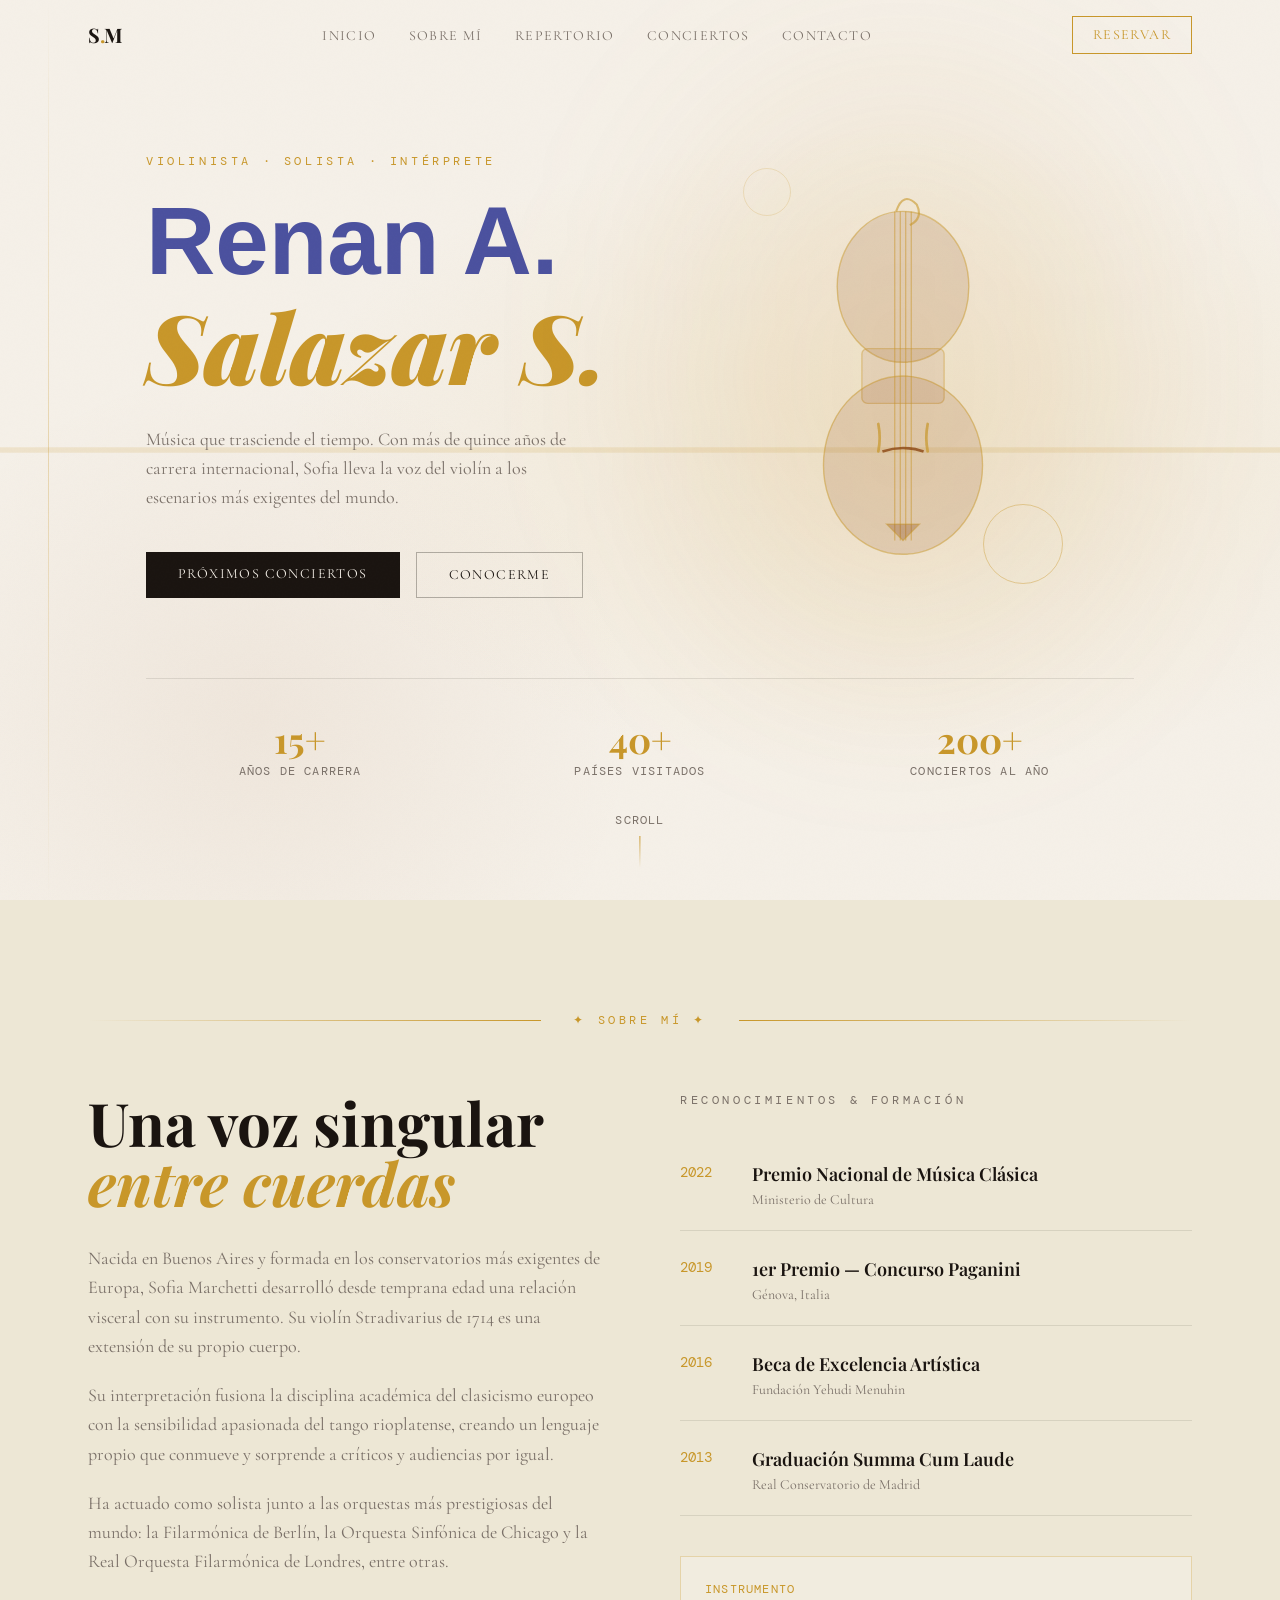
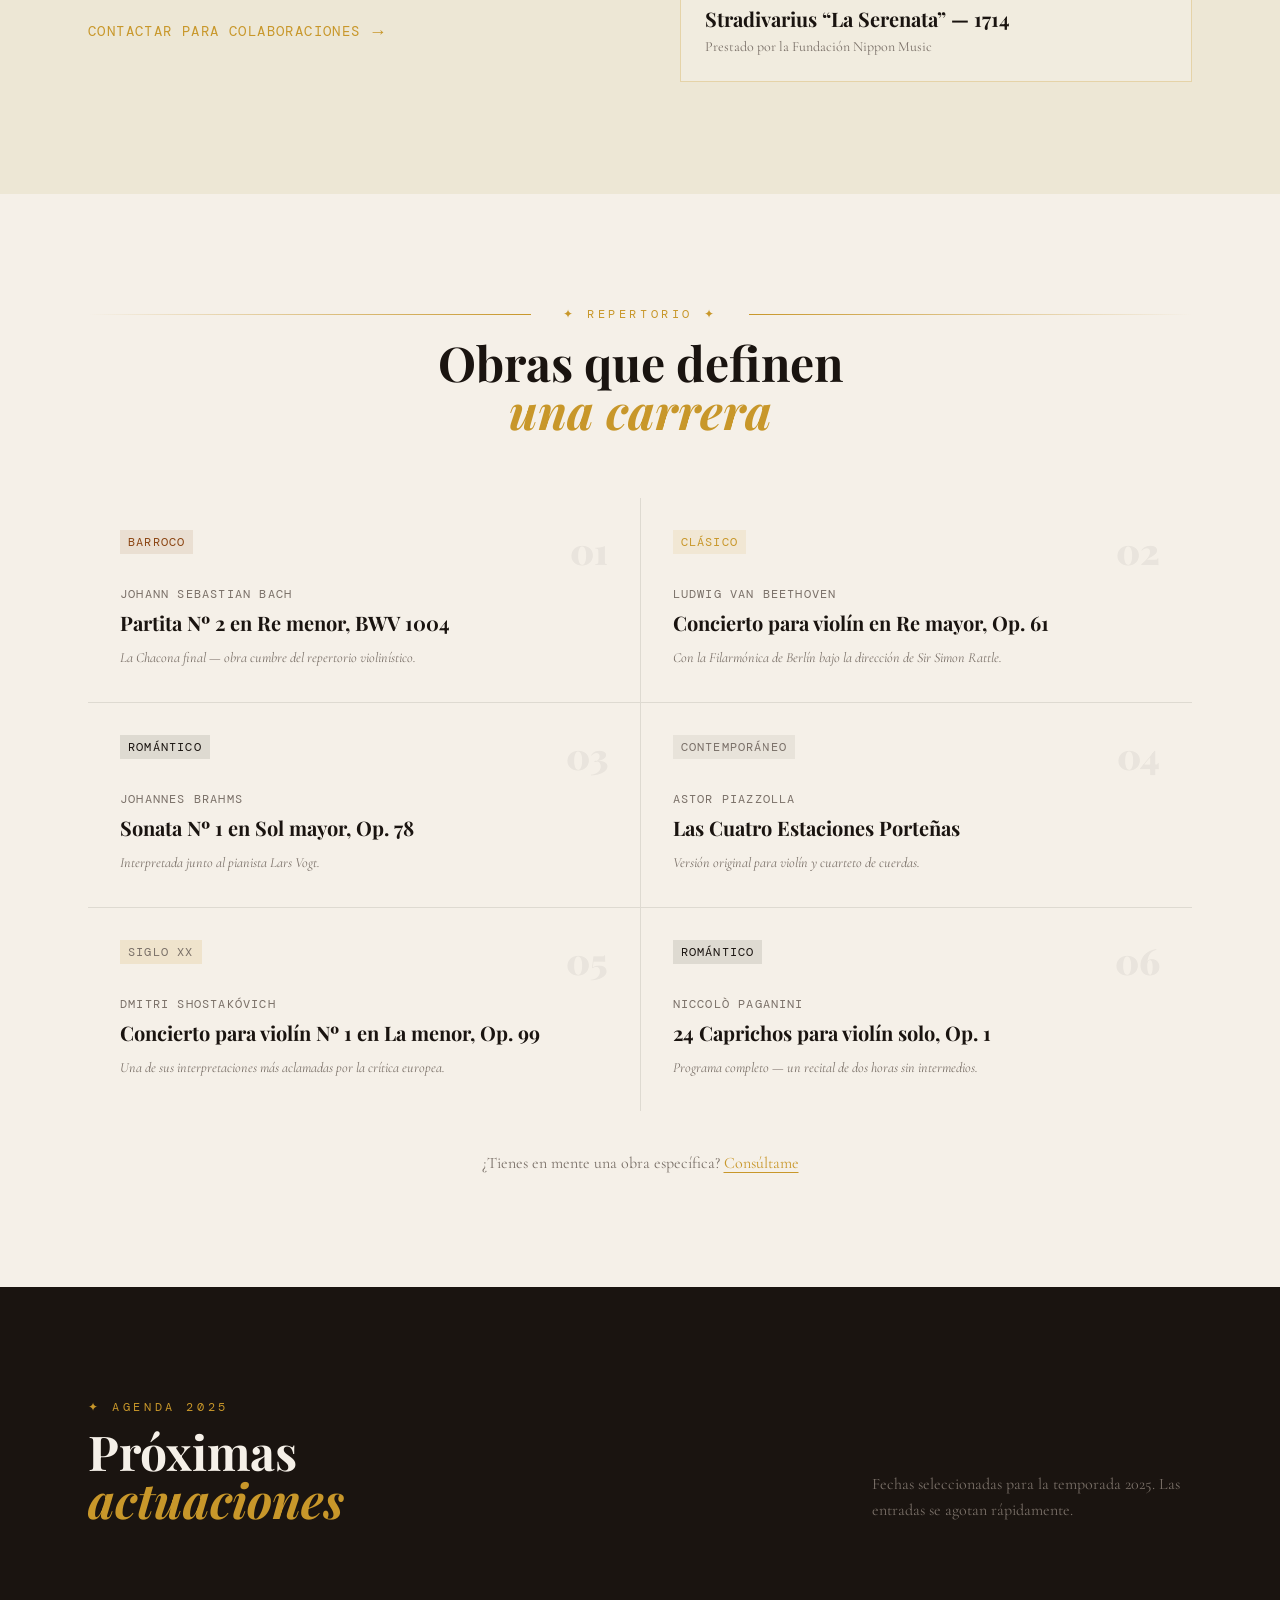
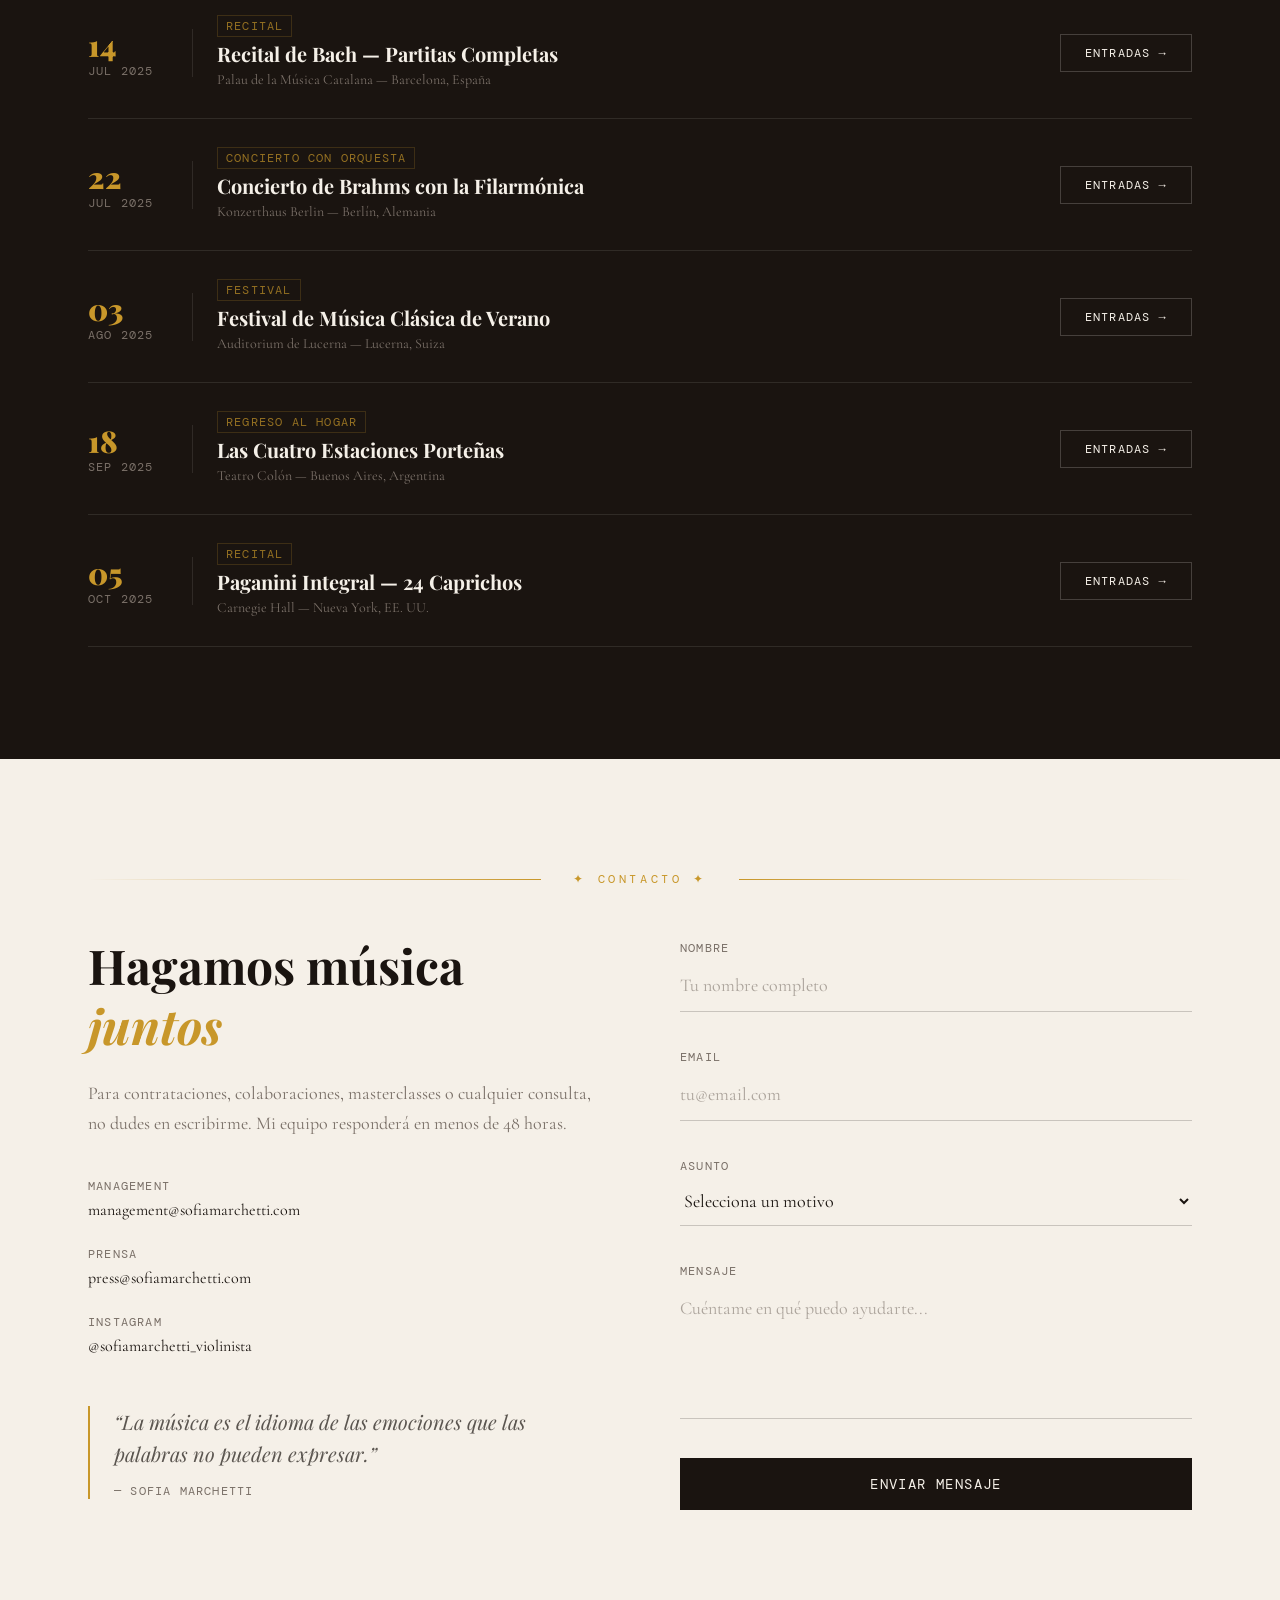
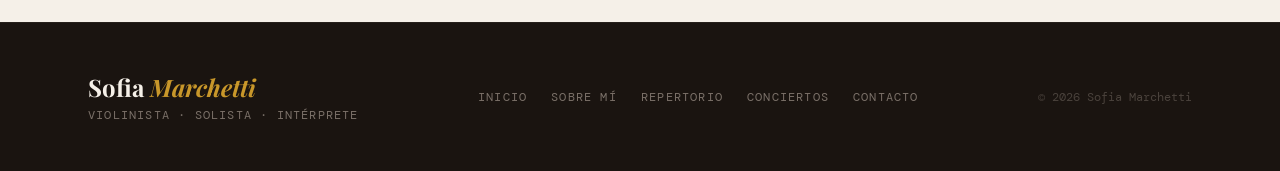
<file: index.html>
<!DOCTYPE html><html lang="es"><head><meta charSet="utf-8"/><meta name="viewport" content="width=device-width, initial-scale=1"/><link rel="stylesheet" href="/_next/static/css/73fba4ff27ce37f9.css" crossorigin="" data-precedence="next"/><link rel="preload" as="script" fetchPriority="low" href="/_next/static/chunks/webpack-f021f07b40ee9f01.js" crossorigin=""/><script src="/_next/static/chunks/fd9d1056-c0e6d0dfe0642aea.js" async="" crossorigin=""></script><script src="/_next/static/chunks/503-d1b2e004481ba2ef.js" async="" crossorigin=""></script><script src="/_next/static/chunks/main-app-9c2747aaf47ec6aa.js" async="" crossorigin=""></script><script src="/_next/static/chunks/app/page-2e64b673f8fee6de.js" async=""></script><title>Sofia Marchetti — Violinista</title><meta name="description" content="Violinista clásica y solista de concierto. Descubre su obra, conciertos y trayectoria musical."/><meta property="og:title" content="Sofia Marchetti — Violinista"/><meta property="og:description" content="Violinista clásica y solista de concierto."/><meta property="og:type" content="website"/><meta name="twitter:card" content="summary"/><meta name="twitter:title" content="Sofia Marchetti — Violinista"/><meta name="twitter:description" content="Violinista clásica y solista de concierto."/><script src="/_next/static/chunks/polyfills-c67a75d1b6f99dc8.js" crossorigin="" noModule=""></script><style id="gjs-styles">
* { box-sizing: border-box; } body {margin: 0;}*{box-sizing:border-box;}body{margin-top:0px;margin-right:0px;margin-bottom:0px;margin-left:0px;}*{box-sizing:border-box;}body{margin-top:0px;margin-right:0px;margin-bottom:0px;margin-left:0px;}*{box-sizing:border-box;}body{margin-top:0px;margin-right:0px;margin-bottom:0px;margin-left:0px;}*{box-sizing:border-box;}body{margin-top:0px;margin-right:0px;margin-bottom:0px;margin-left:0px;}#ixgqd{background-image:radial-gradient(80% 60% at 70% 50%, rgba(200, 151, 42, 0.1) 0%, transparent 60%), radial-gradient(60% 80% at 20% 80%, rgba(139, 69, 19, 0.06) 0%, transparent 50%);background-color:initial;}#iiiyg{height:400px;}#i7cty{animation-delay:0.1s;animation-fill-mode:forwards;}#iwufv{animation-delay:0.25s;animation-fill-mode:forwards;}#i6v3l{animation-delay:0.38s;animation-fill-mode:forwards;}#i0c4c{animation-delay:0.55s;animation-fill-mode:forwards;}#i90db{animation-delay:0.7s;animation-fill-mode:forwards;}#ix91f{animation-delay:0.5s;animation-fill-mode:forwards;}#ie1yx{animation-delay:0.9s;animation-fill-mode:forwards;}.font-display.text-6xl.lg\:text-8xl.font-black.leading-none.text-\[\#1A1410\].mb-2.opacity-0-start.animate-fade-up{font-family:Helvetica, sans-serif;}.font-display.text-6xl.lg\:text-8xl.font-black.leading-none.text-\[\#1A1410\].mb-2.opacity-0-start.animate-fade-up{font-family:Impact, Charcoal, sans-serif;color:#4b519f;}
</style>
</head><body>
<body><main><header class="fixed top-0 left-0 right-0 z-50 transition-all duration-500 bg-transparent"><nav class="max-w-6xl mx-auto px-6 py-4 flex items-center justify-between"><a href="#inicio" class="font-display text-xl font-bold tracking-tight text-[#1A1410] hover:text-[#C8972A] transition-colors">S<span class="text-[#C8972A]">.</span>M</a><ul class="hidden md:flex gap-8"><li><a href="#inicio" class="font-body text-sm tracking-widest uppercase text-[#7A7068] hover:text-[#1A1410] string-line transition-colors">Inicio</a></li><li><a href="#sobre-mi" class="font-body text-sm tracking-widest uppercase text-[#7A7068] hover:text-[#1A1410] string-line transition-colors">Sobre mí</a></li><li><a href="#repertorio" class="font-body text-sm tracking-widest uppercase text-[#7A7068] hover:text-[#1A1410] string-line transition-colors">Repertorio</a></li><li><a href="#conciertos" class="font-body text-sm tracking-widest uppercase text-[#7A7068] hover:text-[#1A1410] string-line transition-colors">Conciertos</a></li><li><a href="#contacto" class="font-body text-sm tracking-widest uppercase text-[#7A7068] hover:text-[#1A1410] string-line transition-colors">Contacto</a></li></ul><a href="#contacto" class="hidden md:inline-flex items-center gap-2 px-5 py-2 border border-[#C8972A] text-[#C8972A] font-body text-sm tracking-widest uppercase hover:bg-[#C8972A] hover:text-[#F5F0E8] transition-all duration-300">Reservar</a><button aria-label="Menú" class="md:hidden flex flex-col gap-1.5 p-1"><span class="block w-6 h-px bg-[#1A1410] transition-all duration-300"></span><span class="block w-6 h-px bg-[#1A1410] transition-all duration-300"></span><span class="block w-6 h-px bg-[#1A1410] transition-all duration-300"></span></button></nav><div class="md:hidden overflow-hidden transition-all duration-500 max-h-0 bg-[#F5F0E8]/98 backdrop-blur-md"><ul class="flex flex-col px-6 py-4 gap-4"><li><a href="#inicio" class="font-body text-sm tracking-widest uppercase text-[#7A7068] hover:text-[#1A1410] transition-colors block py-2">Inicio</a></li><li><a href="#sobre-mi" class="font-body text-sm tracking-widest uppercase text-[#7A7068] hover:text-[#1A1410] transition-colors block py-2">Sobre mí</a></li><li><a href="#repertorio" class="font-body text-sm tracking-widest uppercase text-[#7A7068] hover:text-[#1A1410] transition-colors block py-2">Repertorio</a></li><li><a href="#conciertos" class="font-body text-sm tracking-widest uppercase text-[#7A7068] hover:text-[#1A1410] transition-colors block py-2">Conciertos</a></li><li><a href="#contacto" class="font-body text-sm tracking-widest uppercase text-[#7A7068] hover:text-[#1A1410] transition-colors block py-2">Contacto</a></li><li><a href="#contacto" class="inline-flex items-center gap-2 px-5 py-2 border border-[#C8972A] text-[#C8972A] font-body text-sm tracking-widest uppercase hover:bg-[#C8972A] hover:text-[#F5F0E8] transition-all duration-300 mt-2">Reservar</a></li></ul></div></header><section id="inicio" class="relative min-h-screen flex flex-col justify-center overflow-hidden"><div id="ixgqd" class="absolute inset-0"></div><div class="absolute inset-0 flex flex-col justify-center gap-12 opacity-20 pointer-events-none overflow-hidden"><svg viewBox="0 0 500 100" preserveAspectRatio="none" id="iiiyg" class="w-full"><path d="M 0 50 C 150 50, 350 50, 500 50" fill="none" stroke="rgba(200,151,42,0.4)" stroke-width="1.5"></path><path d="M 0 50 C 150 50, 350 50, 500 50" fill="none" stroke="rgba(200,151,42,0.32)" stroke-width="1.3"></path><path d="M 0 50 C 150 50, 350 50, 500 50" fill="none" stroke="rgba(200,151,42,0.24000000000000002)" stroke-width="1.1"></path><path d="M 0 50 C 150 50, 350 50, 500 50" fill="none" stroke="rgba(200,151,42,0.16000000000000003)" stroke-width="0.8999999999999999"></path></svg></div><div class="absolute left-12 top-0 bottom-0 w-px bg-gradient-to-b from-transparent via-[#C8972A]/30 to-transparent hidden lg:block"></div><div class="relative z-10 max-w-6xl mx-auto px-6 pt-28 pb-20"><div class="grid lg:grid-cols-2 gap-16 items-center"><div><p id="i7cty" class="font-mono text-xs tracking-[0.3em] uppercase text-[#C8972A] mb-6 opacity-0-start animate-fade-up">Violinista · Solista · Intérprete</p><h1 id="iwufv" class="font-display text-6xl lg:text-8xl font-black leading-none text-[#1A1410] mb-2 opacity-0-start animate-fade-up">Renan A.</h1><h1 id="i6v3l" class="font-display text-6xl lg:text-8xl font-black leading-none italic text-[#C8972A] mb-8 opacity-0-start animate-fade-up">Salazar S.</h1><p id="i0c4c" class="font-body text-lg text-[#7A7068] leading-relaxed max-w-md mb-10 opacity-0-start animate-fade-up">Música que trasciende el tiempo. Con más de quince años de carrera internacional, Sofia lleva la voz del violín a los escenarios más exigentes del mundo.</p><div id="i90db" class="flex flex-wrap gap-4 opacity-0-start animate-fade-up"><a href="#conciertos" class="px-8 py-3 bg-[#1A1410] text-[#F5F0E8] font-body text-sm tracking-widest uppercase hover:bg-[#C8972A] transition-all duration-300">Próximos Conciertos</a><a href="#sobre-mi" class="px-8 py-3 border border-[#1A1410]/30 text-[#1A1410] font-body text-sm tracking-widest uppercase hover:border-[#C8972A] hover:text-[#C8972A] transition-all duration-300">Conocerme</a></div></div><div id="ix91f" class="relative flex justify-center opacity-0-start animate-fade-in"><div class="relative w-72 h-96"><div class="absolute inset-0 rounded-full bg-[#C8972A]/10 blur-3xl scale-150"></div><svg viewBox="0 0 200 280" fill="none" xmlns="http://www.w3.org/2000/svg" class="w-full h-full relative z-10"><ellipse cx="100" cy="75" rx="48" ry="55" fill="rgba(139,69,19,0.15)" stroke="rgba(200,151,42,0.5)" stroke-width="1"></ellipse><rect x="70" y="120" width="60" height="40" rx="4" fill="rgba(139,69,19,0.10)" stroke="rgba(200,151,42,0.4)" stroke-width="1"></rect><ellipse cx="100" cy="205" rx="58" ry="65" fill="rgba(139,69,19,0.15)" stroke="rgba(200,151,42,0.5)" stroke-width="1"></ellipse><path d="M 82 175 Q 84 185, 82 195" stroke="rgba(200,151,42,0.7)" stroke-width="2" stroke-linecap="round"></path><path d="M 118 175 Q 116 185, 118 195" stroke="rgba(200,151,42,0.7)" stroke-width="2" stroke-linecap="round"></path><line x1="94" y1="20" x2="94" y2="260" stroke="rgba(200,151,42,0.6)" stroke-width="0.8"></line><line x1="98" y1="20" x2="98" y2="260" stroke="rgba(200,151,42,0.6)" stroke-width="0.8"></line><line x1="102" y1="20" x2="102" y2="260" stroke="rgba(200,151,42,0.6)" stroke-width="0.8"></line><line x1="106" y1="20" x2="106" y2="260" stroke="rgba(200,151,42,0.6)" stroke-width="0.8"></line><path d="M 85 195 Q 100 190, 115 195" stroke="rgba(139,69,19,0.8)" stroke-width="2" fill="none"></path><path d="M 95 20 Q 100 5, 110 15 Q 115 25, 105 30" stroke="rgba(200,151,42,0.6)" stroke-width="1.5" fill="none"></path><path d="M 88 248 L 100 260 L 112 248 Z" fill="rgba(139,69,19,0.3)" stroke="rgba(200,151,42,0.5)" stroke-width="1"></path></svg><div class="absolute -bottom-4 -right-4 w-20 h-20 rounded-full border border-[#C8972A]/40"></div><div class="absolute -top-4 -left-4 w-12 h-12 rounded-full border border-[#C8972A]/20"></div></div></div></div><div id="ie1yx" class="grid grid-cols-3 gap-8 mt-20 pt-10 border-t border-[#1A1410]/10 opacity-0-start animate-fade-up"><div class="text-center"><div class="font-display text-3xl lg:text-4xl font-bold text-[#C8972A]">15+</div><div class="font-mono text-xs tracking-widest uppercase text-[#7A7068] mt-1">Años de Carrera</div></div><div class="text-center"><div class="font-display text-3xl lg:text-4xl font-bold text-[#C8972A]">40+</div><div class="font-mono text-xs tracking-widest uppercase text-[#7A7068] mt-1">Países Visitados</div></div><div class="text-center"><div class="font-display text-3xl lg:text-4xl font-bold text-[#C8972A]">200+</div><div class="font-mono text-xs tracking-widest uppercase text-[#7A7068] mt-1">Conciertos al Año</div></div></div></div><div class="absolute bottom-8 left-1/2 -translate-x-1/2 flex flex-col items-center gap-2 animate-bounce"><span class="font-mono text-xs tracking-widest uppercase text-[#7A7068]">scroll</span><div class="w-px h-8 bg-gradient-to-b from-[#C8972A] to-transparent"></div></div></section><section id="sobre-mi" class="py-28 bg-[#EDE7D5]"><div class="max-w-6xl mx-auto px-6"><div class="ornament mb-16"><span class="font-mono text-xs tracking-[0.3em] uppercase text-[#C8972A] px-4">✦ Sobre Mí ✦</span></div><div class="grid lg:grid-cols-2 gap-20 items-start"><div><h2 class="font-display text-5xl lg:text-6xl font-bold text-[#1A1410] leading-tight mb-8">Una voz singular<br/><span class="italic text-[#C8972A]">entre cuerdas</span></h2><div class="space-y-5 font-body text-lg text-[#7A7068] leading-relaxed"><p>Nacida en Buenos Aires y formada en los conservatorios más exigentes de Europa, Sofia Marchetti desarrolló desde temprana edad una relación visceral con su instrumento. Su violín Stradivarius de 1714 es una extensión de su propio cuerpo.</p><p>Su interpretación fusiona la disciplina académica del clasicismo europeo con la sensibilidad apasionada del tango rioplatense, creando un lenguaje propio que conmueve y sorprende a críticos y audiencias por igual.</p><p>Ha actuado como solista junto a las orquestas más prestigiosas del mundo: la Filarmónica de Berlín, la Orquesta Sinfónica de Chicago y la Real Orquesta Filarmónica de Londres, entre otras.</p></div><a href="#contacto" class="inline-flex items-center gap-3 mt-10 font-mono text-sm tracking-widest uppercase text-[#C8972A] hover:gap-5 transition-all duration-300">Contactar para colaboraciones<span class="text-lg">→</span></a></div><div><h3 class="font-mono text-xs tracking-[0.3em] uppercase text-[#7A7068] mb-8">Reconocimientos &amp; Formación</h3><div class="space-y-1"><div class="group flex gap-6 py-5 border-b border-[#1A1410]/10 hover:border-[#C8972A]/40 transition-colors cursor-default"><span class="font-mono text-sm text-[#C8972A] w-12 flex-shrink-0 mt-0.5">2022</span><div><div class="font-display text-lg font-semibold text-[#1A1410] group-hover:text-[#C8972A] transition-colors">Premio Nacional de Música Clásica</div><div class="font-body text-sm text-[#7A7068] mt-0.5">Ministerio de Cultura</div></div></div><div class="group flex gap-6 py-5 border-b border-[#1A1410]/10 hover:border-[#C8972A]/40 transition-colors cursor-default"><span class="font-mono text-sm text-[#C8972A] w-12 flex-shrink-0 mt-0.5">2019</span><div><div class="font-display text-lg font-semibold text-[#1A1410] group-hover:text-[#C8972A] transition-colors">1er Premio — Concurso Paganini</div><div class="font-body text-sm text-[#7A7068] mt-0.5">Génova, Italia</div></div></div><div class="group flex gap-6 py-5 border-b border-[#1A1410]/10 hover:border-[#C8972A]/40 transition-colors cursor-default"><span class="font-mono text-sm text-[#C8972A] w-12 flex-shrink-0 mt-0.5">2016</span><div><div class="font-display text-lg font-semibold text-[#1A1410] group-hover:text-[#C8972A] transition-colors">Beca de Excelencia Artística</div><div class="font-body text-sm text-[#7A7068] mt-0.5">Fundación Yehudi Menuhin</div></div></div><div class="group flex gap-6 py-5 border-b border-[#1A1410]/10 hover:border-[#C8972A]/40 transition-colors cursor-default"><span class="font-mono text-sm text-[#C8972A] w-12 flex-shrink-0 mt-0.5">2013</span><div><div class="font-display text-lg font-semibold text-[#1A1410] group-hover:text-[#C8972A] transition-colors">Graduación Summa Cum Laude</div><div class="font-body text-sm text-[#7A7068] mt-0.5">Real Conservatorio de Madrid</div></div></div></div><div class="mt-10 p-6 border border-[#C8972A]/30 bg-[#F5F0E8]/50"><p class="font-mono text-xs tracking-widest uppercase text-[#C8972A] mb-2">Instrumento</p><p class="font-display text-xl font-bold text-[#1A1410]">Stradivarius “La Serenata” — 1714</p><p class="font-body text-sm text-[#7A7068] mt-1">Prestado por la Fundación Nippon Music</p></div></div></div></div></section><section id="repertorio" class="py-28 bg-[#F5F0E8]"><div class="max-w-6xl mx-auto px-6"><div class="ornament mb-4"><span class="font-mono text-xs tracking-[0.3em] uppercase text-[#C8972A] px-4">✦ Repertorio ✦</span></div><div class="text-center mb-16"><h2 class="font-display text-5xl font-bold text-[#1A1410]">Obras que definen<br/><span class="italic text-[#C8972A]">una carrera</span></h2></div><div class="grid md:grid-cols-2 gap-px bg-[#1A1410]/10"><div class="card-lift bg-[#F5F0E8] p-8 group cursor-default"><div class="flex items-start justify-between gap-4 mb-4"><span class="font-mono text-xs tracking-widest uppercase px-2 py-1 bg-[#8B4513]/10 text-[#8B4513]">Barroco</span><span class="font-display text-4xl font-black text-[#1A1410]/5 group-hover:text-[#C8972A]/10 transition-colors select-none">01</span></div><h3 class="font-mono text-xs tracking-widest uppercase text-[#7A7068] mb-2">Johann Sebastian Bach</h3><h4 class="font-display text-xl font-bold text-[#1A1410] leading-tight mb-3 group-hover:text-[#C8972A] transition-colors">Partita Nº 2 en Re menor, BWV 1004</h4><p class="font-body text-sm text-[#7A7068] italic leading-relaxed">La Chacona final — obra cumbre del repertorio violinístico.</p></div><div class="card-lift bg-[#F5F0E8] p-8 group cursor-default"><div class="flex items-start justify-between gap-4 mb-4"><span class="font-mono text-xs tracking-widest uppercase px-2 py-1 bg-[#C8972A]/10 text-[#C8972A]">Clásico</span><span class="font-display text-4xl font-black text-[#1A1410]/5 group-hover:text-[#C8972A]/10 transition-colors select-none">02</span></div><h3 class="font-mono text-xs tracking-widest uppercase text-[#7A7068] mb-2">Ludwig van Beethoven</h3><h4 class="font-display text-xl font-bold text-[#1A1410] leading-tight mb-3 group-hover:text-[#C8972A] transition-colors">Concierto para violín en Re mayor, Op. 61</h4><p class="font-body text-sm text-[#7A7068] italic leading-relaxed">Con la Filarmónica de Berlín bajo la dirección de Sir Simon Rattle.</p></div><div class="card-lift bg-[#F5F0E8] p-8 group cursor-default"><div class="flex items-start justify-between gap-4 mb-4"><span class="font-mono text-xs tracking-widest uppercase px-2 py-1 bg-[#1A1410]/10 text-[#1A1410]">Romántico</span><span class="font-display text-4xl font-black text-[#1A1410]/5 group-hover:text-[#C8972A]/10 transition-colors select-none">03</span></div><h3 class="font-mono text-xs tracking-widest uppercase text-[#7A7068] mb-2">Johannes Brahms</h3><h4 class="font-display text-xl font-bold text-[#1A1410] leading-tight mb-3 group-hover:text-[#C8972A] transition-colors">Sonata Nº 1 en Sol mayor, Op. 78</h4><p class="font-body text-sm text-[#7A7068] italic leading-relaxed">Interpretada junto al pianista Lars Vogt.</p></div><div class="card-lift bg-[#F5F0E8] p-8 group cursor-default"><div class="flex items-start justify-between gap-4 mb-4"><span class="font-mono text-xs tracking-widest uppercase px-2 py-1 bg-[#7A7068]/10 text-[#7A7068]">Contemporáneo</span><span class="font-display text-4xl font-black text-[#1A1410]/5 group-hover:text-[#C8972A]/10 transition-colors select-none">04</span></div><h3 class="font-mono text-xs tracking-widest uppercase text-[#7A7068] mb-2">Astor Piazzolla</h3><h4 class="font-display text-xl font-bold text-[#1A1410] leading-tight mb-3 group-hover:text-[#C8972A] transition-colors">Las Cuatro Estaciones Porteñas</h4><p class="font-body text-sm text-[#7A7068] italic leading-relaxed">Versión original para violín y cuarteto de cuerdas.</p></div><div class="card-lift bg-[#F5F0E8] p-8 group cursor-default"><div class="flex items-start justify-between gap-4 mb-4"><span class="font-mono text-xs tracking-widest uppercase px-2 py-1 bg-[#C8972A]/15 text-[#7A7068]">Siglo XX</span><span class="font-display text-4xl font-black text-[#1A1410]/5 group-hover:text-[#C8972A]/10 transition-colors select-none">05</span></div><h3 class="font-mono text-xs tracking-widest uppercase text-[#7A7068] mb-2">Dmitri Shostakóvich</h3><h4 class="font-display text-xl font-bold text-[#1A1410] leading-tight mb-3 group-hover:text-[#C8972A] transition-colors">Concierto para violín Nº 1 en La menor, Op. 99</h4><p class="font-body text-sm text-[#7A7068] italic leading-relaxed">Una de sus interpretaciones más aclamadas por la crítica europea.</p></div><div class="card-lift bg-[#F5F0E8] p-8 group cursor-default"><div class="flex items-start justify-between gap-4 mb-4"><span class="font-mono text-xs tracking-widest uppercase px-2 py-1 bg-[#1A1410]/10 text-[#1A1410]">Romántico</span><span class="font-display text-4xl font-black text-[#1A1410]/5 group-hover:text-[#C8972A]/10 transition-colors select-none">06</span></div><h3 class="font-mono text-xs tracking-widest uppercase text-[#7A7068] mb-2">Niccolò Paganini</h3><h4 class="font-display text-xl font-bold text-[#1A1410] leading-tight mb-3 group-hover:text-[#C8972A] transition-colors">24 Caprichos para violín solo, Op. 1</h4><p class="font-body text-sm text-[#7A7068] italic leading-relaxed">Programa completo — un recital de dos horas sin intermedios.</p></div></div><p class="text-center font-body text-[#7A7068] mt-10">¿Tienes en mente una obra específica?<!-- --> <a href="#contacto" class="text-[#C8972A] underline underline-offset-4 hover:no-underline">Consúltame</a></p></div></section><section id="conciertos" class="py-28 bg-[#1A1410]"><div class="max-w-6xl mx-auto px-6"><div class="flex flex-col md:flex-row md:items-end justify-between gap-6 mb-16"><div><p class="font-mono text-xs tracking-[0.3em] uppercase text-[#C8972A] mb-3">✦ Agenda 2025</p><h2 class="font-display text-5xl font-bold text-[#F5F0E8]">Próximas<br/><span class="italic text-[#C8972A]">actuaciones</span></h2></div><p class="font-body text-[#7A7068] max-w-xs leading-relaxed">Fechas seleccionadas para la temporada 2025. Las entradas se agotan rápidamente.</p></div><div class="space-y-0"><div class="group flex flex-col md:flex-row md:items-center gap-6 py-7 border-b border-[#F5F0E8]/10 hover:border-[#C8972A]/40 transition-colors"><div class="flex-shrink-0 w-20 text-center md:text-left"><div class="font-display text-3xl font-black text-[#C8972A]">14</div><div class="font-mono text-xs tracking-widest uppercase text-[#7A7068]">Jul<!-- --> <!-- -->2025</div></div><div class="hidden md:block w-px h-12 bg-[#F5F0E8]/10 flex-shrink-0 group-hover:bg-[#C8972A]/30 transition-colors"></div><div class="flex-1 min-w-0"><div class="flex flex-wrap gap-2 items-center mb-1"><span class="font-mono text-xs tracking-widest uppercase text-[#C8972A]/70 px-2 py-0.5 border border-[#C8972A]/20">Recital</span></div><h3 class="font-display text-xl font-bold text-[#F5F0E8] group-hover:text-[#C8972A] transition-colors leading-tight">Recital de Bach — Partitas Completas</h3><p class="font-body text-sm text-[#7A7068] mt-1">Palau de la Música Catalana<!-- --> — <!-- -->Barcelona, España</p></div><a href="#" class="flex-shrink-0 px-6 py-2.5 border border-[#F5F0E8]/20 text-[#F5F0E8] font-mono text-xs tracking-widest uppercase hover:bg-[#C8972A] hover:border-[#C8972A] hover:text-[#1A1410] transition-all duration-300">Entradas →</a></div><div class="group flex flex-col md:flex-row md:items-center gap-6 py-7 border-b border-[#F5F0E8]/10 hover:border-[#C8972A]/40 transition-colors"><div class="flex-shrink-0 w-20 text-center md:text-left"><div class="font-display text-3xl font-black text-[#C8972A]">22</div><div class="font-mono text-xs tracking-widest uppercase text-[#7A7068]">Jul<!-- --> <!-- -->2025</div></div><div class="hidden md:block w-px h-12 bg-[#F5F0E8]/10 flex-shrink-0 group-hover:bg-[#C8972A]/30 transition-colors"></div><div class="flex-1 min-w-0"><div class="flex flex-wrap gap-2 items-center mb-1"><span class="font-mono text-xs tracking-widest uppercase text-[#C8972A]/70 px-2 py-0.5 border border-[#C8972A]/20">Concierto con orquesta</span></div><h3 class="font-display text-xl font-bold text-[#F5F0E8] group-hover:text-[#C8972A] transition-colors leading-tight">Concierto de Brahms con la Filarmónica</h3><p class="font-body text-sm text-[#7A7068] mt-1">Konzerthaus Berlin<!-- --> — <!-- -->Berlín, Alemania</p></div><a href="#" class="flex-shrink-0 px-6 py-2.5 border border-[#F5F0E8]/20 text-[#F5F0E8] font-mono text-xs tracking-widest uppercase hover:bg-[#C8972A] hover:border-[#C8972A] hover:text-[#1A1410] transition-all duration-300">Entradas →</a></div><div class="group flex flex-col md:flex-row md:items-center gap-6 py-7 border-b border-[#F5F0E8]/10 hover:border-[#C8972A]/40 transition-colors"><div class="flex-shrink-0 w-20 text-center md:text-left"><div class="font-display text-3xl font-black text-[#C8972A]">03</div><div class="font-mono text-xs tracking-widest uppercase text-[#7A7068]">Ago<!-- --> <!-- -->2025</div></div><div class="hidden md:block w-px h-12 bg-[#F5F0E8]/10 flex-shrink-0 group-hover:bg-[#C8972A]/30 transition-colors"></div><div class="flex-1 min-w-0"><div class="flex flex-wrap gap-2 items-center mb-1"><span class="font-mono text-xs tracking-widest uppercase text-[#C8972A]/70 px-2 py-0.5 border border-[#C8972A]/20">Festival</span></div><h3 class="font-display text-xl font-bold text-[#F5F0E8] group-hover:text-[#C8972A] transition-colors leading-tight">Festival de Música Clásica de Verano</h3><p class="font-body text-sm text-[#7A7068] mt-1">Auditorium de Lucerna<!-- --> — <!-- -->Lucerna, Suiza</p></div><a href="#" class="flex-shrink-0 px-6 py-2.5 border border-[#F5F0E8]/20 text-[#F5F0E8] font-mono text-xs tracking-widest uppercase hover:bg-[#C8972A] hover:border-[#C8972A] hover:text-[#1A1410] transition-all duration-300">Entradas →</a></div><div class="group flex flex-col md:flex-row md:items-center gap-6 py-7 border-b border-[#F5F0E8]/10 hover:border-[#C8972A]/40 transition-colors"><div class="flex-shrink-0 w-20 text-center md:text-left"><div class="font-display text-3xl font-black text-[#C8972A]">18</div><div class="font-mono text-xs tracking-widest uppercase text-[#7A7068]">Sep<!-- --> <!-- -->2025</div></div><div class="hidden md:block w-px h-12 bg-[#F5F0E8]/10 flex-shrink-0 group-hover:bg-[#C8972A]/30 transition-colors"></div><div class="flex-1 min-w-0"><div class="flex flex-wrap gap-2 items-center mb-1"><span class="font-mono text-xs tracking-widest uppercase text-[#C8972A]/70 px-2 py-0.5 border border-[#C8972A]/20">Regreso al hogar</span></div><h3 class="font-display text-xl font-bold text-[#F5F0E8] group-hover:text-[#C8972A] transition-colors leading-tight">Las Cuatro Estaciones Porteñas</h3><p class="font-body text-sm text-[#7A7068] mt-1">Teatro Colón<!-- --> — <!-- -->Buenos Aires, Argentina</p></div><a href="#" class="flex-shrink-0 px-6 py-2.5 border border-[#F5F0E8]/20 text-[#F5F0E8] font-mono text-xs tracking-widest uppercase hover:bg-[#C8972A] hover:border-[#C8972A] hover:text-[#1A1410] transition-all duration-300">Entradas →</a></div><div class="group flex flex-col md:flex-row md:items-center gap-6 py-7 border-b border-[#F5F0E8]/10 hover:border-[#C8972A]/40 transition-colors"><div class="flex-shrink-0 w-20 text-center md:text-left"><div class="font-display text-3xl font-black text-[#C8972A]">05</div><div class="font-mono text-xs tracking-widest uppercase text-[#7A7068]">Oct<!-- --> <!-- -->2025</div></div><div class="hidden md:block w-px h-12 bg-[#F5F0E8]/10 flex-shrink-0 group-hover:bg-[#C8972A]/30 transition-colors"></div><div class="flex-1 min-w-0"><div class="flex flex-wrap gap-2 items-center mb-1"><span class="font-mono text-xs tracking-widest uppercase text-[#C8972A]/70 px-2 py-0.5 border border-[#C8972A]/20">Recital</span></div><h3 class="font-display text-xl font-bold text-[#F5F0E8] group-hover:text-[#C8972A] transition-colors leading-tight">Paganini Integral — 24 Caprichos</h3><p class="font-body text-sm text-[#7A7068] mt-1">Carnegie Hall<!-- --> — <!-- -->Nueva York, EE. UU.</p></div><a href="#" class="flex-shrink-0 px-6 py-2.5 border border-[#F5F0E8]/20 text-[#F5F0E8] font-mono text-xs tracking-widest uppercase hover:bg-[#C8972A] hover:border-[#C8972A] hover:text-[#1A1410] transition-all duration-300">Entradas →</a></div></div></div></section><section id="contacto" class="py-28 bg-[#F5F0E8]"><div class="max-w-6xl mx-auto px-6"><div class="ornament mb-4"><span class="font-mono text-xs tracking-[0.3em] uppercase text-[#C8972A] px-4">✦ Contacto ✦</span></div><div class="grid lg:grid-cols-2 gap-20 mt-12"><div><h2 class="font-display text-5xl font-bold text-[#1A1410] leading-tight mb-6">Hagamos música<br/><span class="italic text-[#C8972A]">juntos</span></h2><p class="font-body text-lg text-[#7A7068] leading-relaxed mb-10">Para contrataciones, colaboraciones, masterclasses o cualquier consulta, no dudes en escribirme. Mi equipo responderá en menos de 48 horas.</p><div class="space-y-6"><div><p class="font-mono text-xs tracking-widest uppercase text-[#7A7068] mb-1">Management</p><p class="font-body text-[#1A1410]">management@sofiamarchetti.com</p></div><div><p class="font-mono text-xs tracking-widest uppercase text-[#7A7068] mb-1">Prensa</p><p class="font-body text-[#1A1410]">press@sofiamarchetti.com</p></div><div><p class="font-mono text-xs tracking-widest uppercase text-[#7A7068] mb-1">Instagram</p><p class="font-body text-[#1A1410]">@sofiamarchetti_violinista</p></div></div><blockquote class="mt-12 pl-6 border-l-2 border-[#C8972A]"><p class="font-display text-xl italic text-[#1A1410]/70 leading-relaxed">“La música es el idioma de las emociones que las palabras no pueden expresar.”</p><cite class="font-mono text-xs tracking-widest uppercase text-[#7A7068] mt-3 block not-italic">— Sofia Marchetti</cite></blockquote></div><div><form class="space-y-8"><div><label class="font-mono text-xs tracking-widest uppercase text-[#7A7068]">Nombre</label><input type="text" required placeholder="Tu nombre completo" value="" class="w-full bg-transparent border-b border-[#1A1410]/20 focus:border-[#C8972A] outline-none py-3 font-body text-[#1A1410] placeholder:text-[#7A7068]/60 text-lg transition-colors"/></div><div><label class="font-mono text-xs tracking-widest uppercase text-[#7A7068]">Email</label><input type="email" required placeholder="tu@email.com" value="" class="w-full bg-transparent border-b border-[#1A1410]/20 focus:border-[#C8972A] outline-none py-3 font-body text-[#1A1410] placeholder:text-[#7A7068]/60 text-lg transition-colors"/></div><div><label class="font-mono text-xs tracking-widest uppercase text-[#7A7068]">Asunto</label><select required class="w-full bg-transparent border-b border-[#1A1410]/20 focus:border-[#C8972A] outline-none py-3 font-body text-[#1A1410] placeholder:text-[#7A7068]/60 text-lg transition-colors cursor-pointer"><option value="" disabled selected>Selecciona un motivo</option><option value="contratacion">Contratación para concierto</option><option value="colaboracion">Colaboración artística</option><option value="masterclass">Masterclass / clases</option><option value="prensa">Prensa / medios</option><option value="otro">Otro</option></select></div><div><label class="font-mono text-xs tracking-widest uppercase text-[#7A7068]">Mensaje</label><textarea required rows="4" placeholder="Cuéntame en qué puedo ayudarte..." class="w-full bg-transparent border-b border-[#1A1410]/20 focus:border-[#C8972A] outline-none py-3 font-body text-[#1A1410] placeholder:text-[#7A7068]/60 text-lg transition-colors resize-none"></textarea></div><button type="submit" class="w-full py-4 bg-[#1A1410] text-[#F5F0E8] font-mono text-sm tracking-widest uppercase hover:bg-[#C8972A] transition-all duration-300 active:scale-98">Enviar mensaje</button></form></div></div></div></section><footer class="bg-[#1A1410] border-t border-[#F5F0E8]/5 py-12"><div class="max-w-6xl mx-auto px-6 flex flex-col md:flex-row items-center justify-between gap-6"><div class="text-center md:text-left"><p class="font-display text-2xl font-bold text-[#F5F0E8]">Sofia <span class="italic text-[#C8972A]">Marchetti</span></p><p class="font-mono text-xs tracking-widest uppercase text-[#7A7068] mt-1">Violinista · Solista · Intérprete</p></div><nav class="flex flex-wrap justify-center gap-6"><a href="#inicio" class="font-mono text-xs tracking-widest uppercase text-[#7A7068] hover:text-[#C8972A] transition-colors">Inicio</a><a href="#sobre-mi" class="font-mono text-xs tracking-widest uppercase text-[#7A7068] hover:text-[#C8972A] transition-colors">Sobre mí</a><a href="#repertorio" class="font-mono text-xs tracking-widest uppercase text-[#7A7068] hover:text-[#C8972A] transition-colors">Repertorio</a><a href="#conciertos" class="font-mono text-xs tracking-widest uppercase text-[#7A7068] hover:text-[#C8972A] transition-colors">Conciertos</a><a href="#contacto" class="font-mono text-xs tracking-widest uppercase text-[#7A7068] hover:text-[#C8972A] transition-colors">Contacto</a></nav><p class="font-mono text-xs text-[#7A7068]/50">© <!-- -->2026<!-- --> Sofia Marchetti</p></div></footer></main></body>
</body>
</body>
</body>
</body>
</body></html>
</file>
<file: _next/static/css/73fba4ff27ce37f9.css>
@import url("https://fonts.googleapis.com/css2?family=Playfair+Display:ital,wght@0,400;0,500;0,700;0,900;1,400;1,700&family=Cormorant+Garamond:ital,wght@0,300;0,400;0,500;0,600;1,300;1,400;1,500&family=DM+Mono:wght@300;400&display=swap");*,:after,:before{--tw-border-spacing-x:0;--tw-border-spacing-y:0;--tw-translate-x:0;--tw-translate-y:0;--tw-rotate:0;--tw-skew-x:0;--tw-skew-y:0;--tw-scale-x:1;--tw-scale-y:1;--tw-pan-x: ;--tw-pan-y: ;--tw-pinch-zoom: ;--tw-scroll-snap-strictness:proximity;--tw-gradient-from-position: ;--tw-gradient-via-position: ;--tw-gradient-to-position: ;--tw-ordinal: ;--tw-slashed-zero: ;--tw-numeric-figure: ;--tw-numeric-spacing: ;--tw-numeric-fraction: ;--tw-ring-inset: ;--tw-ring-offset-width:0px;--tw-ring-offset-color:#fff;--tw-ring-color:rgba(59,130,246,.5);--tw-ring-offset-shadow:0 0 #0000;--tw-ring-shadow:0 0 #0000;--tw-shadow:0 0 #0000;--tw-shadow-colored:0 0 #0000;--tw-blur: ;--tw-brightness: ;--tw-contrast: ;--tw-grayscale: ;--tw-hue-rotate: ;--tw-invert: ;--tw-saturate: ;--tw-sepia: ;--tw-drop-shadow: ;--tw-backdrop-blur: ;--tw-backdrop-brightness: ;--tw-backdrop-contrast: ;--tw-backdrop-grayscale: ;--tw-backdrop-hue-rotate: ;--tw-backdrop-invert: ;--tw-backdrop-opacity: ;--tw-backdrop-saturate: ;--tw-backdrop-sepia: ;--tw-contain-size: ;--tw-contain-layout: ;--tw-contain-paint: ;--tw-contain-style: }::backdrop{--tw-border-spacing-x:0;--tw-border-spacing-y:0;--tw-translate-x:0;--tw-translate-y:0;--tw-rotate:0;--tw-skew-x:0;--tw-skew-y:0;--tw-scale-x:1;--tw-scale-y:1;--tw-pan-x: ;--tw-pan-y: ;--tw-pinch-zoom: ;--tw-scroll-snap-strictness:proximity;--tw-gradient-from-position: ;--tw-gradient-via-position: ;--tw-gradient-to-position: ;--tw-ordinal: ;--tw-slashed-zero: ;--tw-numeric-figure: ;--tw-numeric-spacing: ;--tw-numeric-fraction: ;--tw-ring-inset: ;--tw-ring-offset-width:0px;--tw-ring-offset-color:#fff;--tw-ring-color:rgba(59,130,246,.5);--tw-ring-offset-shadow:0 0 #0000;--tw-ring-shadow:0 0 #0000;--tw-shadow:0 0 #0000;--tw-shadow-colored:0 0 #0000;--tw-blur: ;--tw-brightness: ;--tw-contrast: ;--tw-grayscale: ;--tw-hue-rotate: ;--tw-invert: ;--tw-saturate: ;--tw-sepia: ;--tw-drop-shadow: ;--tw-backdrop-blur: ;--tw-backdrop-brightness: ;--tw-backdrop-contrast: ;--tw-backdrop-grayscale: ;--tw-backdrop-hue-rotate: ;--tw-backdrop-invert: ;--tw-backdrop-opacity: ;--tw-backdrop-saturate: ;--tw-backdrop-sepia: ;--tw-contain-size: ;--tw-contain-layout: ;--tw-contain-paint: ;--tw-contain-style: }

/*
! tailwindcss v3.4.19 | MIT License | https://tailwindcss.com
*/*,:after,:before{box-sizing:border-box;border:0 solid #e5e7eb}:after,:before{--tw-content:""}:host,html{line-height:1.5;-webkit-text-size-adjust:100%;-moz-tab-size:4;-o-tab-size:4;tab-size:4;font-family:ui-sans-serif,system-ui,sans-serif,Apple Color Emoji,Segoe UI Emoji,Segoe UI Symbol,Noto Color Emoji;font-feature-settings:normal;font-variation-settings:normal;-webkit-tap-highlight-color:transparent}body{margin:0;line-height:inherit}hr{height:0;color:inherit;border-top-width:1px}abbr:where([title]){-webkit-text-decoration:underline dotted;text-decoration:underline dotted}h1,h2,h3,h4,h5,h6{font-size:inherit;font-weight:inherit}a{color:inherit;text-decoration:inherit}b,strong{font-weight:bolder}code,kbd,pre,samp{font-family:DM Mono,monospace;font-feature-settings:normal;font-variation-settings:normal;font-size:1em}small{font-size:80%}sub,sup{font-size:75%;line-height:0;position:relative;vertical-align:baseline}sub{bottom:-.25em}sup{top:-.5em}table{text-indent:0;border-color:inherit;border-collapse:collapse}button,input,optgroup,select,textarea{font-family:inherit;font-feature-settings:inherit;font-variation-settings:inherit;font-size:100%;font-weight:inherit;line-height:inherit;letter-spacing:inherit;color:inherit;margin:0;padding:0}button,select{text-transform:none}button,input:where([type=button]),input:where([type=reset]),input:where([type=submit]){-webkit-appearance:button;background-color:transparent;background-image:none}:-moz-focusring{outline:auto}:-moz-ui-invalid{box-shadow:none}progress{vertical-align:baseline}::-webkit-inner-spin-button,::-webkit-outer-spin-button{height:auto}[type=search]{-webkit-appearance:textfield;outline-offset:-2px}::-webkit-search-decoration{-webkit-appearance:none}::-webkit-file-upload-button{-webkit-appearance:button;font:inherit}summary{display:list-item}blockquote,dd,dl,figure,h1,h2,h3,h4,h5,h6,hr,p,pre{margin:0}fieldset{margin:0}fieldset,legend{padding:0}menu,ol,ul{list-style:none;margin:0;padding:0}dialog{padding:0}textarea{resize:vertical}input::-moz-placeholder,textarea::-moz-placeholder{opacity:1;color:#9ca3af}input::placeholder,textarea::placeholder{opacity:1;color:#9ca3af}[role=button],button{cursor:pointer}:disabled{cursor:default}audio,canvas,embed,iframe,img,object,svg,video{display:block;vertical-align:middle}img,video{max-width:100%;height:auto}[hidden]:where(:not([hidden=until-found])){display:none}.pointer-events-none{pointer-events:none}.fixed{position:fixed}.absolute{position:absolute}.relative{position:relative}.inset-0{inset:0}.-bottom-4{bottom:-1rem}.-left-4{left:-1rem}.-right-4{right:-1rem}.-top-4{top:-1rem}.bottom-0{bottom:0}.bottom-8{bottom:2rem}.left-0{left:0}.left-1\/2{left:50%}.left-12{left:3rem}.right-0{right:0}.top-0{top:0}.z-10{z-index:10}.z-50{z-index:50}.mx-auto{margin-left:auto;margin-right:auto}.mb-1{margin-bottom:.25rem}.mb-10{margin-bottom:2.5rem}.mb-16{margin-bottom:4rem}.mb-2{margin-bottom:.5rem}.mb-3{margin-bottom:.75rem}.mb-4{margin-bottom:1rem}.mb-6{margin-bottom:1.5rem}.mb-8{margin-bottom:2rem}.mt-0\.5{margin-top:.125rem}.mt-1{margin-top:.25rem}.mt-10{margin-top:2.5rem}.mt-12{margin-top:3rem}.mt-2{margin-top:.5rem}.mt-20{margin-top:5rem}.mt-3{margin-top:.75rem}.block{display:block}.flex{display:flex}.inline-flex{display:inline-flex}.grid{display:grid}.hidden{display:none}.h-12{height:3rem}.h-20{height:5rem}.h-8{height:2rem}.h-96{height:24rem}.h-full{height:100%}.h-px{height:1px}.max-h-0{max-height:0}.max-h-96{max-height:24rem}.min-h-screen{min-height:100vh}.w-12{width:3rem}.w-20{width:5rem}.w-6{width:1.5rem}.w-72{width:18rem}.w-full{width:100%}.w-px{width:1px}.min-w-0{min-width:0}.max-w-6xl{max-width:72rem}.max-w-md{max-width:28rem}.max-w-xs{max-width:20rem}.flex-1{flex:1 1 0%}.flex-shrink-0{flex-shrink:0}.-translate-x-1\/2{--tw-translate-x:-50%}.-translate-x-1\/2,.-translate-y-2{transform:translate(var(--tw-translate-x),var(--tw-translate-y)) rotate(var(--tw-rotate)) skewX(var(--tw-skew-x)) skewY(var(--tw-skew-y)) scaleX(var(--tw-scale-x)) scaleY(var(--tw-scale-y))}.-translate-y-2{--tw-translate-y:-0.5rem}.translate-y-2{--tw-translate-y:0.5rem}.-rotate-45,.translate-y-2{transform:translate(var(--tw-translate-x),var(--tw-translate-y)) rotate(var(--tw-rotate)) skewX(var(--tw-skew-x)) skewY(var(--tw-skew-y)) scaleX(var(--tw-scale-x)) scaleY(var(--tw-scale-y))}.-rotate-45{--tw-rotate:-45deg}.rotate-45{--tw-rotate:45deg}.rotate-45,.scale-150{transform:translate(var(--tw-translate-x),var(--tw-translate-y)) rotate(var(--tw-rotate)) skewX(var(--tw-skew-x)) skewY(var(--tw-skew-y)) scaleX(var(--tw-scale-x)) scaleY(var(--tw-scale-y))}.scale-150{--tw-scale-x:1.5;--tw-scale-y:1.5}@keyframes bounce{0%,to{transform:translateY(-25%);animation-timing-function:cubic-bezier(.8,0,1,1)}50%{transform:none;animation-timing-function:cubic-bezier(0,0,.2,1)}}.animate-bounce{animation:bounce 1s infinite}@keyframes fadeIn{0%{opacity:0}to{opacity:1}}.animate-fade-in{animation:fadeIn 1.2s ease forwards}@keyframes fadeUp{0%{opacity:0;transform:translateY(30px)}to{opacity:1;transform:translateY(0)}}.animate-fade-up{animation:fadeUp .9s ease forwards}.cursor-default{cursor:default}.cursor-pointer{cursor:pointer}.select-none{-webkit-user-select:none;-moz-user-select:none;user-select:none}.resize-none{resize:none}.grid-cols-3{grid-template-columns:repeat(3,minmax(0,1fr))}.flex-col{flex-direction:column}.flex-wrap{flex-wrap:wrap}.items-start{align-items:flex-start}.items-center{align-items:center}.justify-center{justify-content:center}.justify-between{justify-content:space-between}.gap-1\.5{gap:.375rem}.gap-12{gap:3rem}.gap-16{gap:4rem}.gap-2{gap:.5rem}.gap-20{gap:5rem}.gap-3{gap:.75rem}.gap-4{gap:1rem}.gap-6{gap:1.5rem}.gap-8{gap:2rem}.gap-px{gap:1px}.space-y-0>:not([hidden])~:not([hidden]){--tw-space-y-reverse:0;margin-top:calc(0px * calc(1 - var(--tw-space-y-reverse)));margin-bottom:calc(0px * var(--tw-space-y-reverse))}.space-y-1>:not([hidden])~:not([hidden]){--tw-space-y-reverse:0;margin-top:calc(.25rem * calc(1 - var(--tw-space-y-reverse)));margin-bottom:calc(.25rem * var(--tw-space-y-reverse))}.space-y-5>:not([hidden])~:not([hidden]){--tw-space-y-reverse:0;margin-top:calc(1.25rem * calc(1 - var(--tw-space-y-reverse)));margin-bottom:calc(1.25rem * var(--tw-space-y-reverse))}.space-y-6>:not([hidden])~:not([hidden]){--tw-space-y-reverse:0;margin-top:calc(1.5rem * calc(1 - var(--tw-space-y-reverse)));margin-bottom:calc(1.5rem * var(--tw-space-y-reverse))}.space-y-8>:not([hidden])~:not([hidden]){--tw-space-y-reverse:0;margin-top:calc(2rem * calc(1 - var(--tw-space-y-reverse)));margin-bottom:calc(2rem * var(--tw-space-y-reverse))}.overflow-hidden{overflow:hidden}.rounded-full{border-radius:9999px}.border{border-width:1px}.border-b{border-bottom-width:1px}.border-l-2{border-left-width:2px}.border-t{border-top-width:1px}.border-\[\#1A1410\]\/10{border-color:rgba(26,20,16,.1)}.border-\[\#1A1410\]\/20{border-color:rgba(26,20,16,.2)}.border-\[\#1A1410\]\/30{border-color:rgba(26,20,16,.3)}.border-\[\#C8972A\]{--tw-border-opacity:1;border-color:rgb(200 151 42/var(--tw-border-opacity,1))}.border-\[\#C8972A\]\/20{border-color:rgba(200,151,42,.2)}.border-\[\#C8972A\]\/30{border-color:rgba(200,151,42,.3)}.border-\[\#C8972A\]\/40{border-color:rgba(200,151,42,.4)}.border-\[\#F5F0E8\]\/10{border-color:hsla(37,39%,94%,.1)}.border-\[\#F5F0E8\]\/20{border-color:hsla(37,39%,94%,.2)}.border-\[\#F5F0E8\]\/5{border-color:hsla(37,39%,94%,.05)}.bg-\[\#1A1410\]{--tw-bg-opacity:1;background-color:rgb(26 20 16/var(--tw-bg-opacity,1))}.bg-\[\#1A1410\]\/10{background-color:rgba(26,20,16,.1)}.bg-\[\#7A7068\]\/10{background-color:hsla(27,8%,44%,.1)}.bg-\[\#8B4513\]\/10{background-color:rgba(139,69,19,.1)}.bg-\[\#C8972A\]\/10{background-color:rgba(200,151,42,.1)}.bg-\[\#C8972A\]\/15{background-color:rgba(200,151,42,.15)}.bg-\[\#EDE7D5\]{--tw-bg-opacity:1;background-color:rgb(237 231 213/var(--tw-bg-opacity,1))}.bg-\[\#F5F0E8\]{--tw-bg-opacity:1;background-color:rgb(245 240 232/var(--tw-bg-opacity,1))}.bg-\[\#F5F0E8\]\/10{background-color:hsla(37,39%,94%,.1)}.bg-\[\#F5F0E8\]\/50{background-color:hsla(37,39%,94%,.5)}.bg-\[\#F5F0E8\]\/95{background-color:hsla(37,39%,94%,.95)}.bg-gray-100{--tw-bg-opacity:1;background-color:rgb(243 244 246/var(--tw-bg-opacity,1))}.bg-transparent{background-color:transparent}.bg-gradient-to-b{background-image:linear-gradient(to bottom,var(--tw-gradient-stops))}.from-\[\#C8972A\]{--tw-gradient-from:#c8972a var(--tw-gradient-from-position);--tw-gradient-to:rgba(200,151,42,0) var(--tw-gradient-to-position);--tw-gradient-stops:var(--tw-gradient-from),var(--tw-gradient-to)}.from-transparent{--tw-gradient-from:transparent var(--tw-gradient-from-position);--tw-gradient-to:transparent var(--tw-gradient-to-position);--tw-gradient-stops:var(--tw-gradient-from),var(--tw-gradient-to)}.via-\[\#C8972A\]\/30{--tw-gradient-to:rgba(200,151,42,0) var(--tw-gradient-to-position);--tw-gradient-stops:var(--tw-gradient-from),rgba(200,151,42,.3) var(--tw-gradient-via-position),var(--tw-gradient-to)}.to-transparent{--tw-gradient-to:transparent var(--tw-gradient-to-position)}.p-1{padding:.25rem}.p-6{padding:1.5rem}.p-8{padding:2rem}.px-2{padding-left:.5rem;padding-right:.5rem}.px-4{padding-left:1rem;padding-right:1rem}.px-5{padding-left:1.25rem;padding-right:1.25rem}.px-6{padding-left:1.5rem;padding-right:1.5rem}.px-8{padding-left:2rem;padding-right:2rem}.py-0\.5{padding-top:.125rem;padding-bottom:.125rem}.py-1{padding-top:.25rem;padding-bottom:.25rem}.py-12{padding-top:3rem;padding-bottom:3rem}.py-16{padding-top:4rem;padding-bottom:4rem}.py-2{padding-top:.5rem;padding-bottom:.5rem}.py-2\.5{padding-top:.625rem;padding-bottom:.625rem}.py-28{padding-top:7rem;padding-bottom:7rem}.py-3{padding-top:.75rem;padding-bottom:.75rem}.py-4{padding-top:1rem;padding-bottom:1rem}.py-5{padding-top:1.25rem;padding-bottom:1.25rem}.py-7{padding-top:1.75rem;padding-bottom:1.75rem}.pb-20{padding-bottom:5rem}.pl-6{padding-left:1.5rem}.pt-10{padding-top:2.5rem}.pt-28{padding-top:7rem}.text-center{text-align:center}.font-body{font-family:Cormorant Garamond,serif}.font-display{font-family:Playfair Display,serif}.font-mono{font-family:DM Mono,monospace}.text-2xl{font-size:1.5rem;line-height:2rem}.text-3xl{font-size:1.875rem;line-height:2.25rem}.text-4xl{font-size:2.25rem;line-height:2.5rem}.text-5xl{font-size:3rem;line-height:1}.text-6xl{font-size:3.75rem;line-height:1}.text-lg{font-size:1.125rem;line-height:1.75rem}.text-sm{font-size:.875rem;line-height:1.25rem}.text-xl{font-size:1.25rem;line-height:1.75rem}.text-xs{font-size:.75rem;line-height:1rem}.font-black{font-weight:900}.font-bold{font-weight:700}.font-semibold{font-weight:600}.uppercase{text-transform:uppercase}.italic{font-style:italic}.not-italic{font-style:normal}.leading-none{line-height:1}.leading-relaxed{line-height:1.625}.leading-tight{line-height:1.25}.tracking-\[0\.3em\]{letter-spacing:.3em}.tracking-tight{letter-spacing:-.025em}.tracking-widest{letter-spacing:.1em}.text-\[\#1A1410\]{--tw-text-opacity:1;color:rgb(26 20 16/var(--tw-text-opacity,1))}.text-\[\#1A1410\]\/5{color:rgba(26,20,16,.05)}.text-\[\#1A1410\]\/70{color:rgba(26,20,16,.7)}.text-\[\#7A7068\]{--tw-text-opacity:1;color:rgb(122 112 104/var(--tw-text-opacity,1))}.text-\[\#7A7068\]\/50{color:hsla(27,8%,44%,.5)}.text-\[\#8B4513\]{--tw-text-opacity:1;color:rgb(139 69 19/var(--tw-text-opacity,1))}.text-\[\#C8972A\]{--tw-text-opacity:1;color:rgb(200 151 42/var(--tw-text-opacity,1))}.text-\[\#C8972A\]\/70{color:rgba(200,151,42,.7)}.text-\[\#F5F0E8\]{--tw-text-opacity:1;color:rgb(245 240 232/var(--tw-text-opacity,1))}.text-gray-600{--tw-text-opacity:1;color:rgb(75 85 99/var(--tw-text-opacity,1))}.underline{text-decoration-line:underline}.underline-offset-4{text-underline-offset:4px}.opacity-0{opacity:0}.opacity-20{opacity:.2}.shadow-sm{--tw-shadow:0 1px 2px 0 rgba(0,0,0,.05);--tw-shadow-colored:0 1px 2px 0 var(--tw-shadow-color);box-shadow:var(--tw-ring-offset-shadow,0 0 #0000),var(--tw-ring-shadow,0 0 #0000),var(--tw-shadow)}.outline-none{outline:2px solid transparent;outline-offset:2px}.blur-3xl{--tw-blur:blur(64px);filter:var(--tw-blur) var(--tw-brightness) var(--tw-contrast) var(--tw-grayscale) var(--tw-hue-rotate) var(--tw-invert) var(--tw-saturate) var(--tw-sepia) var(--tw-drop-shadow)}.backdrop-blur-md{--tw-backdrop-blur:blur(12px);backdrop-filter:var(--tw-backdrop-blur) var(--tw-backdrop-brightness) var(--tw-backdrop-contrast) var(--tw-backdrop-grayscale) var(--tw-backdrop-hue-rotate) var(--tw-backdrop-invert) var(--tw-backdrop-opacity) var(--tw-backdrop-saturate) var(--tw-backdrop-sepia)}.transition-all{transition-property:all;transition-timing-function:cubic-bezier(.4,0,.2,1);transition-duration:.15s}.transition-colors{transition-property:color,background-color,border-color,text-decoration-color,fill,stroke;transition-timing-function:cubic-bezier(.4,0,.2,1);transition-duration:.15s}.duration-300{transition-duration:.3s}.duration-500{transition-duration:.5s}:root{--ivory:#f5f0e8;--parchment:#ede7d5;--ink:#1a1410;--sienna:#8b4513;--gold:#c8972a;--gold-light:#e8b84b;--mist:#7a7068}*{box-sizing:border-box}html{scroll-behavior:smooth}body{background-color:var(--ivory);color:var(--ink);font-family:Cormorant Garamond,serif;overflow-x:hidden}::-webkit-scrollbar{width:6px}::-webkit-scrollbar-track{background:var(--parchment)}::-webkit-scrollbar-thumb{background:var(--gold);border-radius:3px}body:before{content:"";position:fixed;inset:0;background-image:url("data:image/svg+xml,%3Csvg viewBox='0 0 512 512' xmlns='http://www.w3.org/2000/svg'%3E%3Cfilter id='noise'%3E%3CfeTurbulence type='fractalNoise' baseFrequency='0.9' numOctaves='4' stitchTiles='stitch'/%3E%3C/filter%3E%3Crect width='100%25' height='100%25' filter='url(%23noise)' opacity='0.04'/%3E%3C/svg%3E");pointer-events:none;z-index:9999;opacity:.3}.animate-delay-100{animation-delay:.1s}.animate-delay-200{animation-delay:.2s}.animate-delay-300{animation-delay:.3s}.animate-delay-400{animation-delay:.4s}.animate-delay-500{animation-delay:.5s}.animate-delay-700{animation-delay:.7s}.animate-delay-900{animation-delay:.9s}.opacity-0-start{opacity:0}.string-line{position:relative}.string-line:after{content:"";position:absolute;bottom:-2px;left:0;width:100%;height:1px;background:linear-gradient(90deg,transparent,var(--gold),transparent);transform:scaleX(0);transform-origin:left;transition:transform .6s cubic-bezier(.16,1,.3,1)}.string-line:hover:after{transform:scaleX(1)}.ornament{display:flex;align-items:center;gap:1rem;justify-content:center}.ornament:after,.ornament:before{content:"";flex:1;height:1px;background:linear-gradient(90deg,transparent,var(--gold))}.ornament:after{background:linear-gradient(90deg,var(--gold),transparent)}.card-lift{transition:transform .4s cubic-bezier(.16,1,.3,1),box-shadow .4s ease}.card-lift:hover{transform:translateY(-6px);box-shadow:0 20px 60px rgba(26,20,16,.15)}.placeholder\:text-\[\#7A7068\]\/60::-moz-placeholder{color:hsla(27,8%,44%,.6)}.placeholder\:text-\[\#7A7068\]\/60::placeholder{color:hsla(27,8%,44%,.6)}.hover\:gap-5:hover{gap:1.25rem}.hover\:border-\[\#C8972A\]:hover{--tw-border-opacity:1;border-color:rgb(200 151 42/var(--tw-border-opacity,1))}.hover\:border-\[\#C8972A\]\/40:hover{border-color:rgba(200,151,42,.4)}.hover\:bg-\[\#C8972A\]:hover{--tw-bg-opacity:1;background-color:rgb(200 151 42/var(--tw-bg-opacity,1))}.hover\:text-\[\#1A1410\]:hover{--tw-text-opacity:1;color:rgb(26 20 16/var(--tw-text-opacity,1))}.hover\:text-\[\#C8972A\]:hover{--tw-text-opacity:1;color:rgb(200 151 42/var(--tw-text-opacity,1))}.hover\:text-\[\#F5F0E8\]:hover{--tw-text-opacity:1;color:rgb(245 240 232/var(--tw-text-opacity,1))}.hover\:no-underline:hover{text-decoration-line:none}.focus\:border-\[\#C8972A\]:focus{--tw-border-opacity:1;border-color:rgb(200 151 42/var(--tw-border-opacity,1))}.group:hover .group-hover\:bg-\[\#C8972A\]\/30{background-color:rgba(200,151,42,.3)}.group:hover .group-hover\:text-\[\#C8972A\]{--tw-text-opacity:1;color:rgb(200 151 42/var(--tw-text-opacity,1))}.group:hover .group-hover\:text-\[\#C8972A\]\/10{color:rgba(200,151,42,.1)}@media (min-width:768px){.md\:block{display:block}.md\:flex{display:flex}.md\:inline-flex{display:inline-flex}.md\:hidden{display:none}.md\:grid-cols-2{grid-template-columns:repeat(2,minmax(0,1fr))}.md\:flex-row{flex-direction:row}.md\:items-end{align-items:flex-end}.md\:items-center{align-items:center}.md\:text-left{text-align:left}}@media (min-width:1024px){.lg\:block{display:block}.lg\:grid-cols-2{grid-template-columns:repeat(2,minmax(0,1fr))}.lg\:text-4xl{font-size:2.25rem;line-height:2.5rem}.lg\:text-6xl{font-size:3.75rem;line-height:1}.lg\:text-8xl{font-size:6rem;line-height:1}}
</file>
